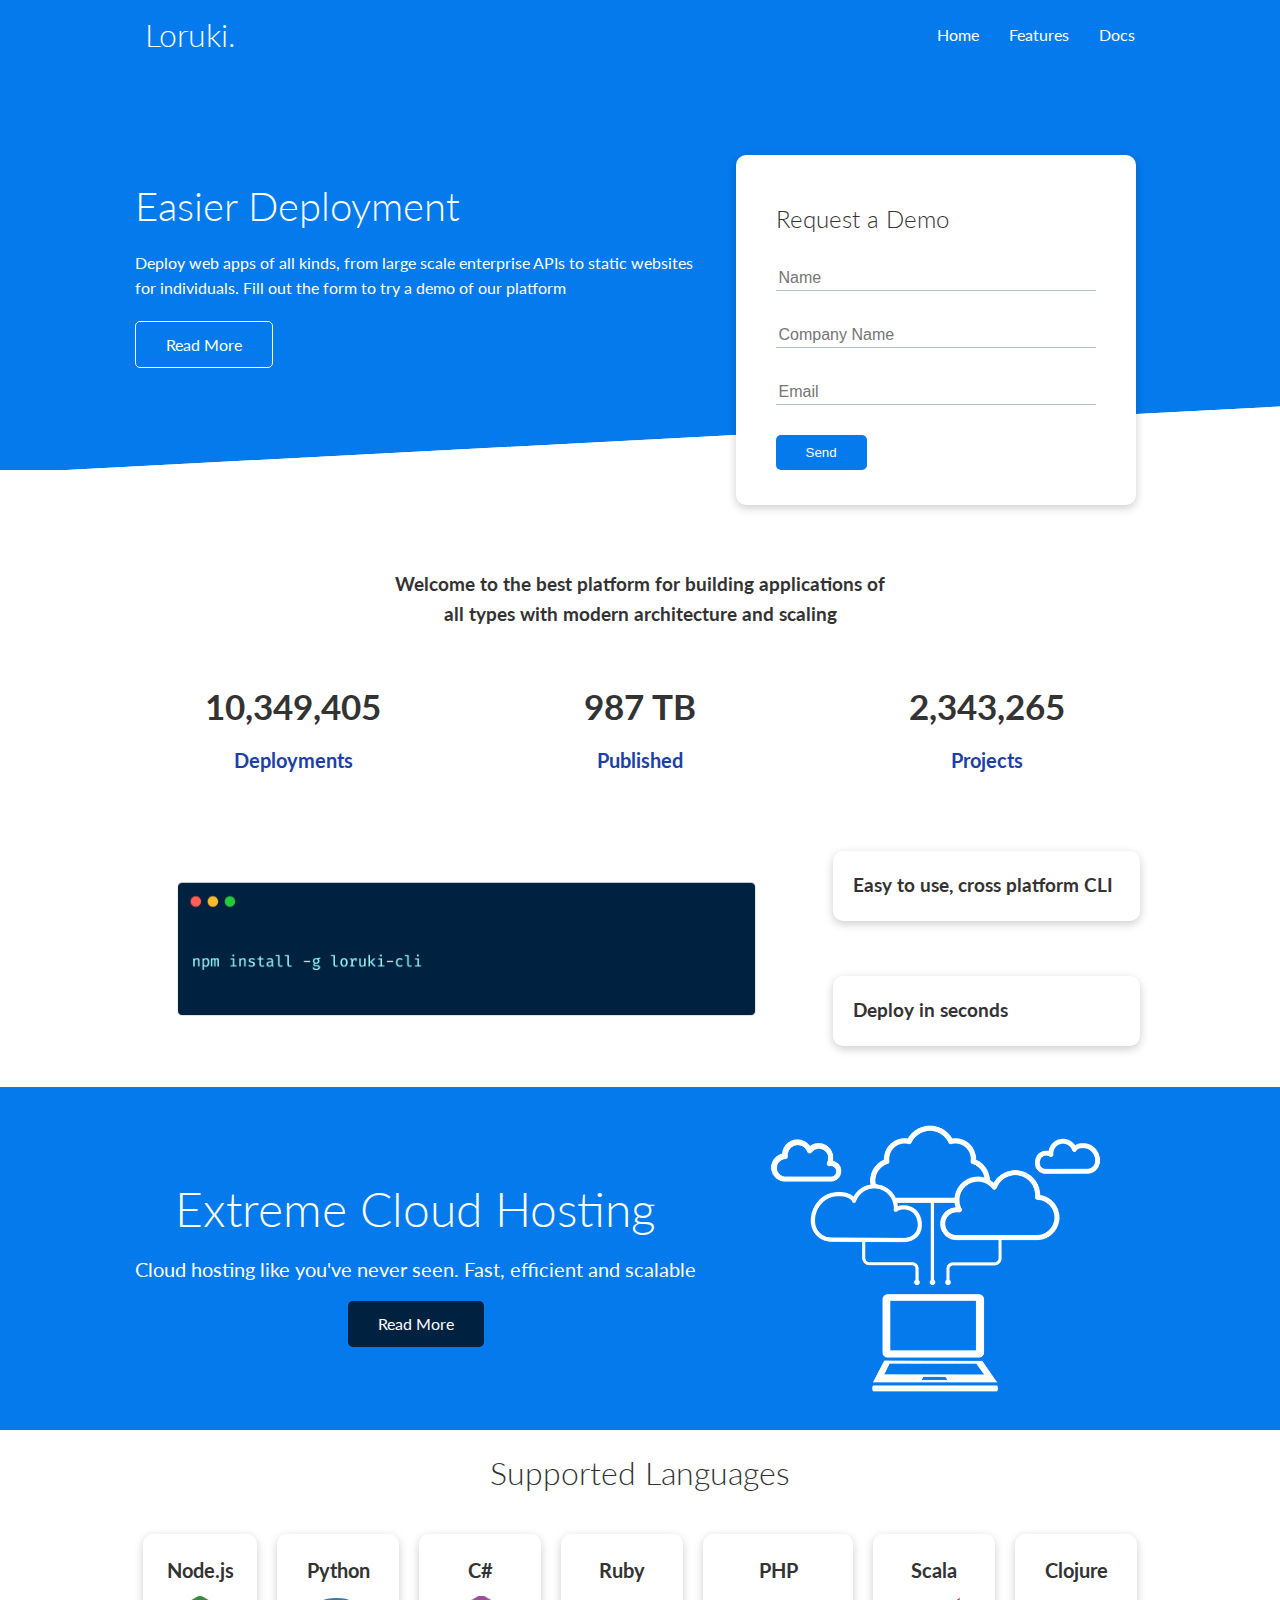
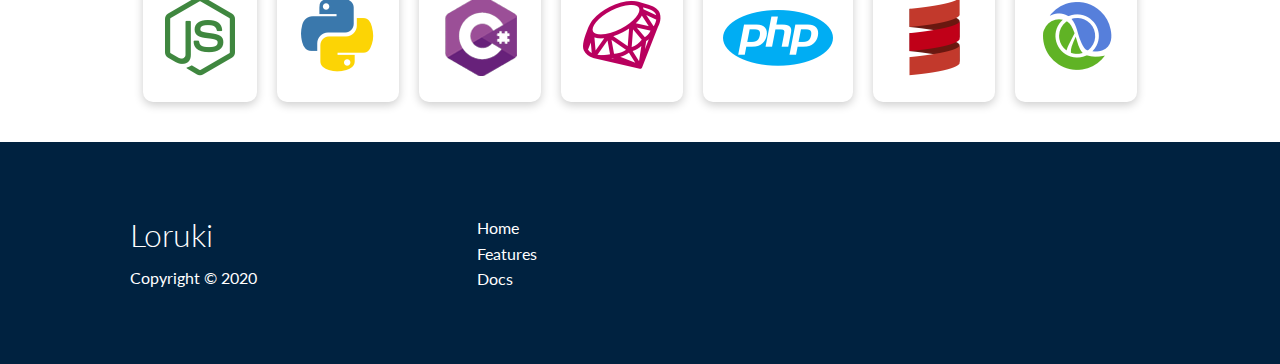
<file: index.html>
<!DOCTYPE html>
<html lang="en">
<head>
  <meta charset="UTF-8">
  <meta name="viewport" content="width=device-width, initial-scale=1.0">
  <link rel="stylesheet" href="https://cdnjs.cloudflare.com/ajax/libs/font-awesome/5.15.1/css/all.min.css" integrity="sha512-+4zCK9k+qNFUR5X+cKL9EIR+ZOhtIloNl9GIKS57V1MyNsYpYcUrUeQc9vNfzsWfV28IaLL3i96P9sdNyeRssA==" crossorigin="anonymous">
  <link rel="stylesheet" href="assets/css/utilities.css">
  <link rel="stylesheet" href="assets/css/style.css">
  <title>Loruki | Cloud Hosting For Everyone</title>
</head>
<body>
  <div class="navbar">
    <div class="container flex">
      <h1 class="logo"><a href="index.html">Loruki.</a></h1>
      <nav>
        <ul>
          <li><a href="index.html">Home</a></li>
          <li><a href="feature.html">Features</a></li>
          <li><a href="docs.html">Docs</a></li>
        </ul>
      </nav>
    </div>
  </div>
  <section class="showcase">
    <div class="container grid">
      <div class="showcase-text">
        <h1>Easier Deployment</h1>
        <p>Deploy web apps of all kinds, from large scale enterprise APIs to static websites for individuals. Fill out the form to try a demo of our platform</p>
        <a href="features.html" class="btn btn-outline">Read More</a>
      </div>
      <div class="showcase-form card">
        <h2>Request a Demo</h2>
        <form>
          <div class="form-control">
            <input type="text" name="name" placeholder="Name" required>
          </div>
          <div class="form-control">
            <input type="text" name="company" placeholder="Company Name" required>
          </div>
          <div class="form-control">
            <input type="email" name="email" placeholder="Email" required>
          </div>
          <input type="submit" value="Send" class="btn btn-primary">
        </form>
      </div>
    </div>
  </section>
  <section class="stats">
    <div class="container">
      <h3 class="stats-heading text-center my-1">
        Welcome to the best platform for building applications of all types with modern architecture and scaling
      </h3>
      <div class="grid grid-3 text-center my-4">
        <div>
          <i class="fas fa-server fa-3x"></i>
          <h3>10,349,405</h3>
          <p class="text-secondary">Deployments</p>
        </div>
        <div>
          <i class="fas fa-upload fa-3x"></i>
          <h3>987 TB</h3>
          <p class="text-secondary">Published</p>
        </div>
        <div>
          <i class="fas fa-project-diagram fa-3x"></i>
          <h3>2,343,265</h3>
          <p class="text-secondary">Projects</p>
        </div>
      </div>
    </div>
  </section>
  <section class="cli">
    <div class="container grid">
      <img src="assets/images/cli.png" alt="">
      <div class="card">
        <h3>Easy to use, cross platform CLI</h3>
      </div>
      <div class="card">
        <h3>Deploy in seconds</h3>
      </div>
    </div>
  </section>
  <section class="cloud bg-primary my-2 py-2">
    <div class="container grid">
      <div class="text-center">
        <h2 class="lg">Extreme Cloud Hosting</h2>
        <p class="lead my-1">Cloud hosting like you've never seen. Fast, efficient and scalable</p>
        <a href="features.html" class="btn btn-dark">Read More</a>
      </div>
      <img src="assets/images/cloud.png" alt="">
    </div>
  </section>
  <section class="languages">
    <h2 class="md text-center my-2">Supported Languages</h2>
    <div class="container flex">
      <div class="card">
        <h4>Node.js</h4>
        <img src="assets/images/logos/node.png" alt="">
      </div>
      <div class="card">
        <h4>Python</h4>
        <img src="assets/images/logos/python.png" alt="">
      </div>
      <div class="card">
        <h4>C#</h4>
        <img src="assets/images/logos/csharp.png" alt="">
      </div>
      <div class="card">
        <h4>Ruby</h4>
        <img src="assets/images/logos/ruby.png" alt="">
      </div>
      <div class="card">
        <h4>PHP</h4>
        <img src="assets/images/logos/php.png" alt="">
      </div>
      <div class="card">
        <h4>Scala</h4>
        <img src="assets/images/logos/scala.png" alt="">
      </div>
      <div class="card">
        <h4>Clojure</h4>
        <img src="assets/images/logos/clojure.png" alt="">
      </div>
    </div>
  </section>
  <footer class="footer bg-dark py-5">
    <div class="container grid grid-3">
      <div>
        <h1>Loruki</h1>
        <p>Copyright &copy; 2020</p>
      </div>
      <nav>
        <ul>
          <li><a href="index.html">Home</a></li>
          <li><a href="feature.html">Features</a></li>
          <li><a href="docs.html">Docs</a></li>
        </ul>
      </nav>
      <div class="social">
        <a href="#"><i class="fab fa-github fa-2x"></i></a>
        <a href="#"><i class="fab fa-facebook fa-2x"></i></a>
        <a href="#"><i class="fab fa-instagram fa-2x"></i></a>
        <a href="#"><i class="fab fa-twitter fa-2x"></i></a>
      </div>
    </div>
  </footer>
</body>
</html>
</file>
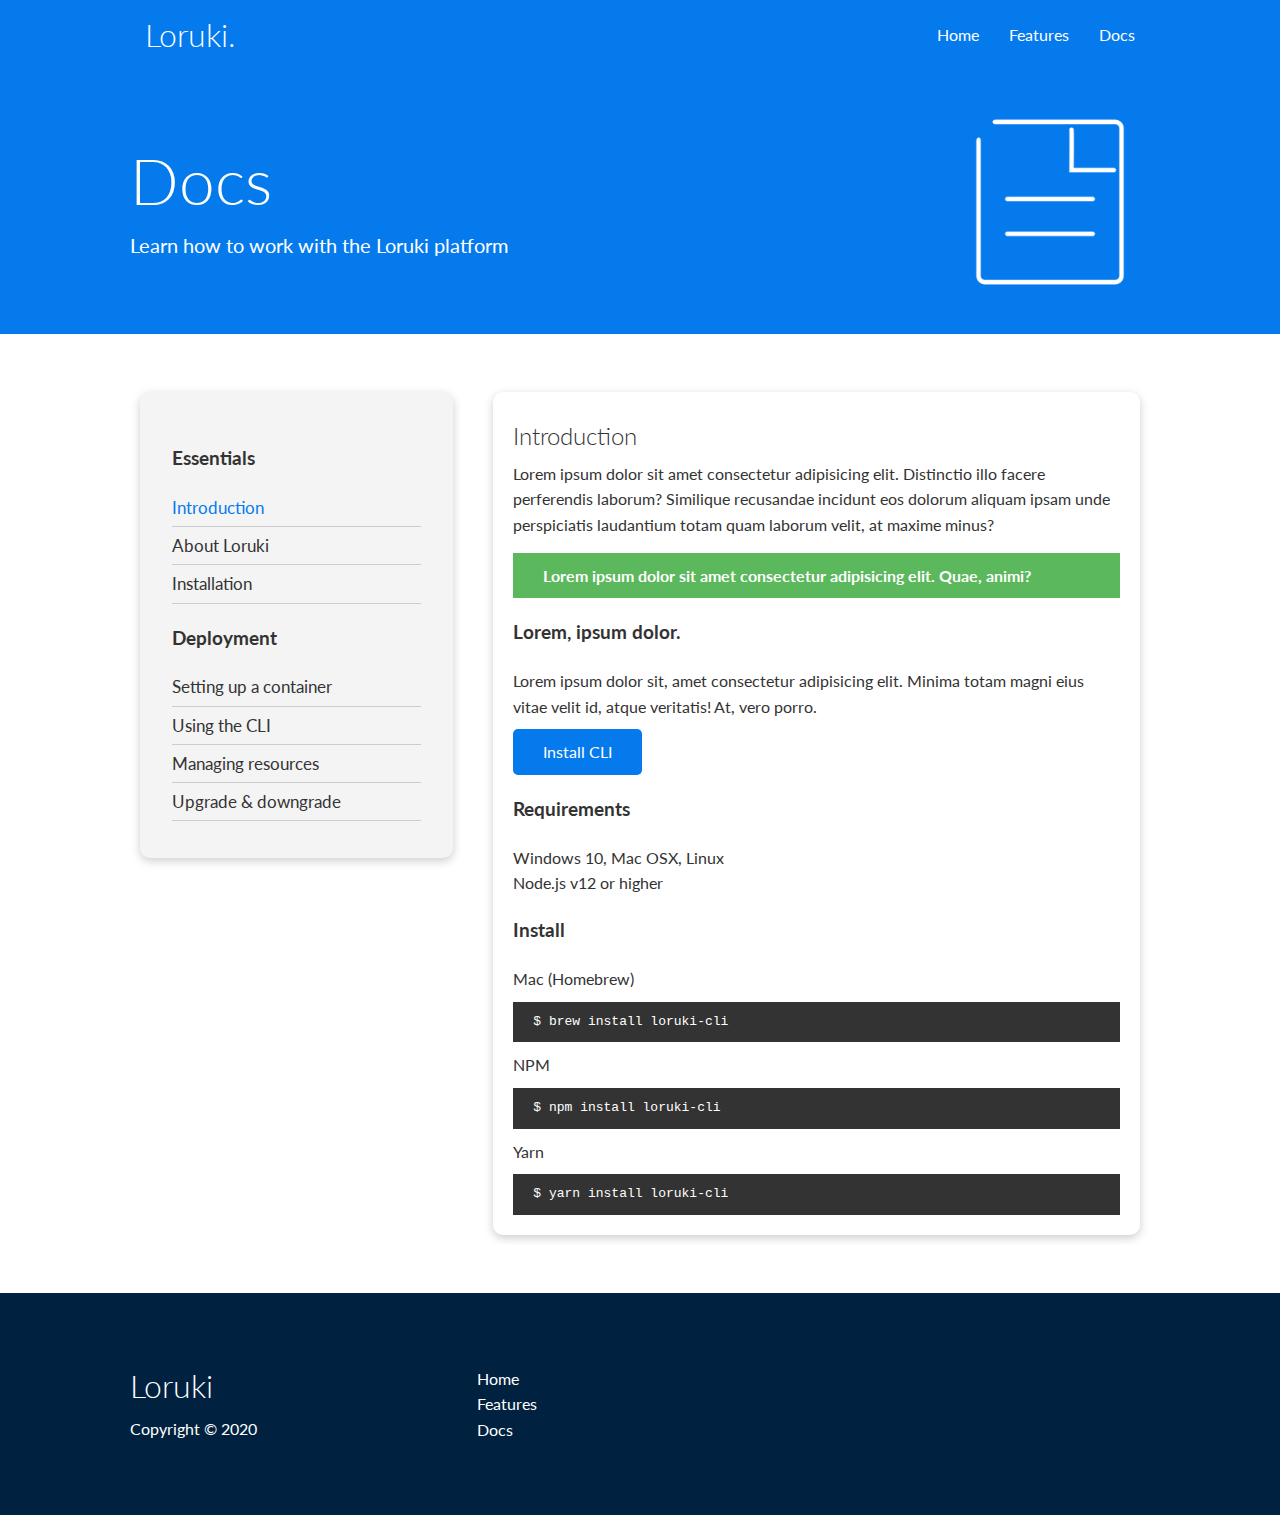
<file: docs.html>
<!DOCTYPE html>
<html lang="en">
<head>
  <meta charset="UTF-8">
  <meta name="viewport" content="width=device-width, initial-scale=1.0">
  <link rel="stylesheet" href="https://cdnjs.cloudflare.com/ajax/libs/font-awesome/5.15.1/css/all.min.css" integrity="sha512-+4zCK9k+qNFUR5X+cKL9EIR+ZOhtIloNl9GIKS57V1MyNsYpYcUrUeQc9vNfzsWfV28IaLL3i96P9sdNyeRssA==" crossorigin="anonymous">
  <link rel="stylesheet" href="assets/css/utilities.css">
  <link rel="stylesheet" href="assets/css/style.css">
  <title>Loruki | Cloud Hosting For Everyone</title>
</head>
<body>
  <div class="navbar">
    <div class="container flex">
      <h1 class="logo"><a href="index.html">Loruki.</a></h1>
      <nav>
        <ul>
          <li><a href="index.html">Home</a></li>
          <li><a href="feature.html">Features</a></li>
          <li><a href="docs.html">Docs</a></li>
        </ul>
      </nav>
    </div>
  </div>
  <section class="docs-head bg-primary py-3">
    <div class="container grid">
      <div>
        <h1 class="xl">Docs</h1>
        <p class="lead">Learn how to work with the Loruki platform</p>
      </div>
      <img src="assets/images/docs.png" alt="">
    </div>
  </section>
  <section class="docs-main my-4">
    <div class="container grid">
      <div class="card bg-light p-3">
        <h3 class="my-2">Essentials</h3>
        <nav>
          <ul>
            <li><a class="text-primary" href="#">Introduction</a></li>
            <li><a href="#">About Loruki</a></li>
            <li><a href="#">Installation</a></li>
          </ul>
        </nav>
        <h3 class="my-2">Deployment</h3>
        <nav>
          <ul>
            <li><a href="#">Setting up a container</a></li>
            <li><a href="#">Using the CLI</a></li>
            <li><a href="#">Managing resources</a></li>
            <li><a href="#">Upgrade & downgrade</a></li>
          </ul>
        </nav>
      </div>
      <div class="card">
        <h2>Introduction</h2>
        <p>Lorem ipsum dolor sit amet consectetur adipisicing elit. Distinctio illo facere perferendis laborum? Similique recusandae incidunt eos dolorum aliquam ipsam unde perspiciatis laudantium totam quam laborum velit, at maxime minus?</p>
        <div class="alert alert-success">
          <i class="fas fa-info"></i> Lorem ipsum dolor sit amet consectetur adipisicing elit. Quae, animi?
        </div>
        <h3>Lorem, ipsum dolor.</h3>
        <p>Lorem ipsum dolor sit, amet consectetur adipisicing elit. Minima totam magni eius vitae velit id, atque veritatis! At, vero porro.</p>
        <a href="#" class="btn btn-primary">Install CLI</a>
        <h3>Requirements</h3>
        <ul>
          <li>Windows 10, Mac OSX, Linux</li>
          <li>Node.js v12 or higher</li>
        </ul>
        <h3>Install</h3>
        <p>Mac (Homebrew)</p>
        <pre><code>$ brew install loruki-cli</code></pre>
        <p>NPM</p>
        <pre><code>$ npm install loruki-cli</code></pre>
        <p>Yarn</p>
        <pre><code>$ yarn install loruki-cli</code></pre>
      </div>
    </div>
  </section>
  <footer class="footer bg-dark py-5">
    <div class="container grid grid-3">
      <div>
        <h1>Loruki</h1>
        <p>Copyright &copy; 2020</p>
      </div>
      <nav>
        <ul>
          <li><a href="index.html">Home</a></li>
          <li><a href="feature.html">Features</a></li>
          <li><a href="docs.html">Docs</a></li>
        </ul>
      </nav>
      <div class="social">
        <a href="#"><i class="fab fa-github fa-2x"></i></a>
        <a href="#"><i class="fab fa-facebook fa-2x"></i></a>
        <a href="#"><i class="fab fa-instagram fa-2x"></i></a>
        <a href="#"><i class="fab fa-twitter fa-2x"></i></a>
      </div>
    </div>
  </footer>
</body>
</html>
</file>
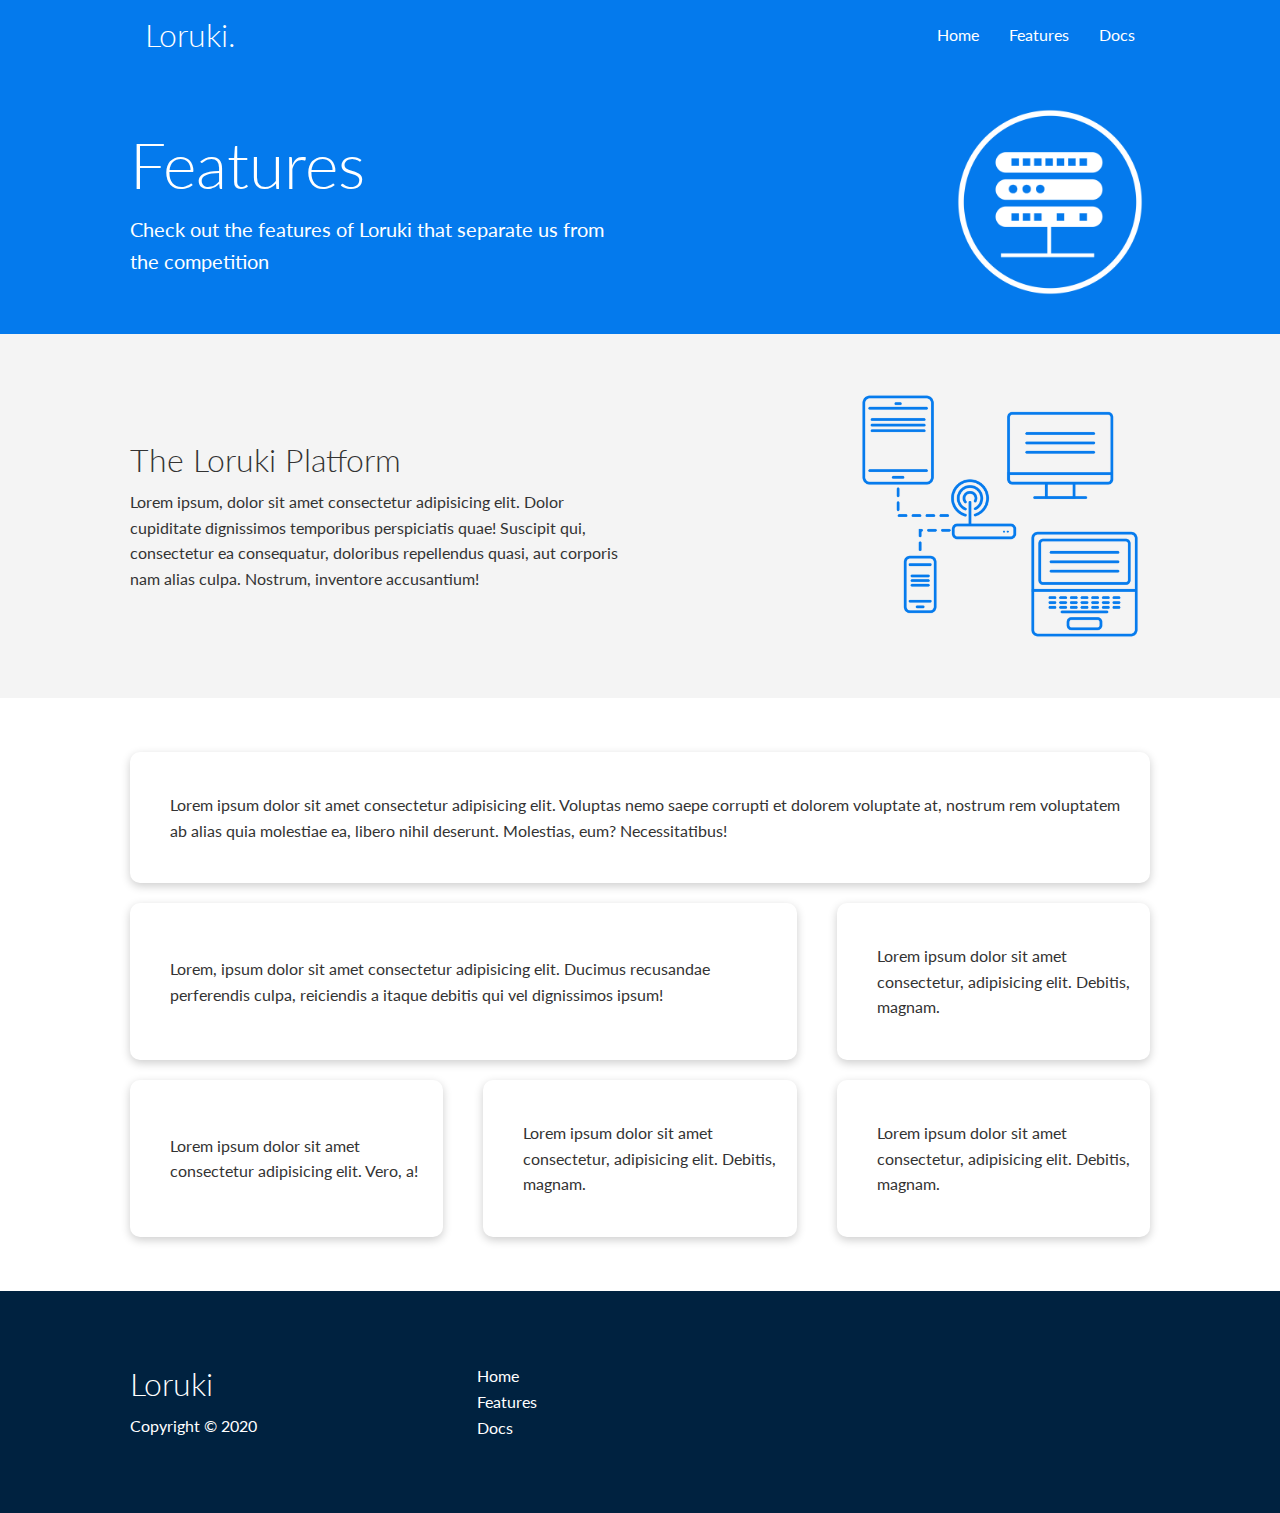
<file: feature.html>
<!DOCTYPE html>
<html lang="en">
<head>
  <meta charset="UTF-8">
  <meta name="viewport" content="width=device-width, initial-scale=1.0">
  <link rel="stylesheet" href="https://cdnjs.cloudflare.com/ajax/libs/font-awesome/5.15.1/css/all.min.css" integrity="sha512-+4zCK9k+qNFUR5X+cKL9EIR+ZOhtIloNl9GIKS57V1MyNsYpYcUrUeQc9vNfzsWfV28IaLL3i96P9sdNyeRssA==" crossorigin="anonymous">
  <link rel="stylesheet" href="assets/css/utilities.css">
  <link rel="stylesheet" href="assets/css/style.css">
  <title>Loruki | Cloud Hosting For Everyone</title>
</head>
<body>
  <div class="navbar">
    <div class="container flex">
      <h1 class="logo"><a href="index.html">Loruki.</a></h1>
      <nav>
        <ul>
          <li><a href="index.html">Home</a></li>
          <li><a href="feature.html">Features</a></li>
          <li><a href="docs.html">Docs</a></li>
        </ul>
      </nav>
    </div>
  </div>
  <section class="features-head bg-primary py-3">
    <div class="container grid">
      <div>
        <h1 class="xl">Features</h1>
        <p class="lead">Check out the features of Loruki that separate us from the competition</p>
      </div>
      <img src="assets/images/server.png" alt="">
    </div>
  </section>
  <section class="features-sub-head bg-light py-3">
    <div class="container grid">
      <div>
        <h1 class="md">The Loruki Platform</h1>
        <p>Lorem ipsum, dolor sit amet consectetur adipisicing elit. Dolor cupiditate dignissimos temporibus perspiciatis quae! Suscipit qui, consectetur ea consequatur, doloribus repellendus quasi, aut corporis nam alias culpa. Nostrum, inventore accusantium!</p>
      </div>
      <img src="assets/images/server2.png" alt="">
    </div>
  </section>
  <section class="features-main my-2">
    <div class="container grid grid-3">
      <div class="card flex">
        <i class="fas fa-server fa-3x"></i>
        <p>Lorem ipsum dolor sit amet consectetur adipisicing elit. Voluptas nemo saepe corrupti et dolorem voluptate at, nostrum rem voluptatem ab alias quia molestiae ea, libero nihil deserunt. Molestias, eum? Necessitatibus!</p>
      </div>
      <div class="card flex">
        <i class="fas fa-network-wired fa-3x"></i>
        <p>Lorem, ipsum dolor sit amet consectetur adipisicing elit. Ducimus recusandae perferendis culpa, reiciendis a itaque debitis qui vel dignissimos ipsum!</p>
      </div>
      <div class="card flex">
        <i class="fas fa-laptop-code fa-3x"></i>
        <p>Lorem ipsum dolor sit amet consectetur, adipisicing elit. Debitis, magnam.</p>
      </div>
      <div class="card flex">
        <i class="fas fa-database fa-3x"></i>
        <p>Lorem ipsum dolor sit amet consectetur adipisicing elit. Vero, a!</p>
      </div>
      <div class="card flex">
        <i class="fas fa-power-off fa-3x"></i>
        <p>Lorem ipsum dolor sit amet consectetur, adipisicing elit. Debitis, magnam.</p>
      </div>
      <div class="card flex">
        <i class="fas fa-upload fa-3x"></i>
        <p>Lorem ipsum dolor sit amet consectetur, adipisicing elit. Debitis, magnam.</p>
      </div>
    </div>
  </section>
  <footer class="footer bg-dark py-5">
    <div class="container grid grid-3">
      <div>
        <h1>Loruki</h1>
        <p>Copyright &copy; 2020</p>
      </div>
      <nav>
        <ul>
          <li><a href="index.html">Home</a></li>
          <li><a href="feature.html">Features</a></li>
          <li><a href="docs.html">Docs</a></li>
        </ul>
      </nav>
      <div class="social">
        <a href="#"><i class="fab fa-github fa-2x"></i></a>
        <a href="#"><i class="fab fa-facebook fa-2x"></i></a>
        <a href="#"><i class="fab fa-instagram fa-2x"></i></a>
        <a href="#"><i class="fab fa-twitter fa-2x"></i></a>
      </div>
    </div>
  </footer>
</body>
</html>
</file>
<file: assets/css/utilities.css>
.container {
  max-width: 1100px;
  margin: 0 auto;
  overflow: auto;
  padding: 0 40px;
}

.card {
  background: #fff;
  color: #333;
  border-radius: 10px;
  box-shadow: 0 3px 10px rgba(0, 0, 0, 0.2);
  padding: 20px;
  margin: 10px;
}

.btn {
  display: inline-block;
  padding: 10px 30px;
  cursor: pointer;
  background: var(--primary-color);
  color: #fff;
  border: none;
  border-radius: 5px;
  transition: transform 0.2s ease;
}

.btn-outline {
  background: transparent;
  border: 1px solid #fff;
}

.btn:hover {
  transform: scale(0.98);
}

.bg-primary,
.btn-primary {
  background: var(--primary-color);
  color: #fff;
}

.bg-secondary,
.btn-secondary {
  background: var(--secondary-color);
  color: #fff;
}

.bg-dark,
.btn-dark {
  background: var(--dark-color);
  color: #fff;
}

.bg-light,
.btn-light {
  background: var(--light-color);
  color: #333;
}

.bg-primary a,
.btn-primary a,
.bg-secondary a,
.btn-secondary a,
.bg-dark a,
.btn-dark a {
  color: #fff;
}

.text-primary { color: var(--primary-color); }
.text-secondary { color: var(--secondary-color); }
.text-dark { color: var(--dark-color); }
.text-light { color: var(--light-color); }

.lead { font-size: 20px; }
.sm { font-size: 1rem; }
.md { font-size: 2rem; }
.lg { font-size: 3rem; }
.xl { font-size: 4rem; }
.text-center { text-align: center; }

.alert {
  background: var(--light-color);
  padding: 10px 20px;
  font-weight: bold;
  margin: 15px 0;
  display: flex;
  align-items: center;
}

.alert i { margin-right: 10px; }

.alert-success {
  background: var(--success-color);
  color: #fff;
}

.alert-error {
  background: var(--error-color);
  color: #fff;
}

.flex {
  display: flex;
  justify-content: center;
  align-items: center;
  height: 100%;
}

.grid {
  display: grid;
  grid-template-columns: repeat(2, 1fr);
  gap: 20px;
  justify-content: center;
  align-items: center;
  height: 100%;
}

.grid-3 {
  grid-template-columns: repeat(3, 1fr);
}

.my-1 {
  margin: 1rem 0;
}

.my-2 {
  margin: 1.5rem 0;
}

.my-3 {
  margin: 2rem 0;
}

.my-4 {
  margin: 3rem 0;
}

.my-5 {
  margin: 4rem 0;
}

.m-1 {
  margin: 1rem;
}

.m-2 {
  margin: 1.5rem;
}

.m-3 {
  margin: 2rem;
}

.m-4 {
  margin: 3rem;
}

.m-5 {
  margin: 4rem;
}

.py-1 {
  padding: 1rem 0;
}

.py-2 {
  padding: 1.5rem 0;
}

.py-3 {
  padding: 2rem 0;
}

.py-4 {
  padding: 3rem 0;
}

.py-5 {
  padding: 4rem 0;
}

.p-1 {
  padding: 1rem;
}

.p-2 {
  padding: 1.5rem;
}

.p-3 {
  padding: 2rem;
}

.p-4 {
  padding: 3rem;
}

.p-5 {
  padding: 4rem;
}
</file>
<file: assets/css/style.css>
@import url('https://fonts.googleapis.com/css2?family=Lato:wght@300&display=swap');

:root {
  --primary-color: #047aed;
  --secondary-color: #1c3fa8;
  --dark-color: #002240;
  --light-color: #f4f4f4;
  --success-color: #5cb85c;
  --error-color: #d9534f;
}

* {
  box-sizing: border-box;
  padding: 0;
  margin: 0;
}

body {
  font-family: 'Lato', sans-serif;
  color: #333;
  line-height: 1.6;
}

ul {
  list-style: none;
}

a {
  text-decoration: none;
  color: #333;
}

h1,
h2 {
  font-weight: 300;
  line-height: 1.2;
  margin: 10px 0;
}

p {
  margin: 10px 0;
}

img {
  width: 100%;
}

code,
pre {
  background: #333;
  color: #fff;
  padding: 10px;
}

.hidden {
  visibility: hidden;
  height: 0;
}

.navbar {
  background: var(--primary-color);
  color: #fff;
  height: 70px;
}

.navbar ul {
  display: flex;
}

.navbar a {
  color: #fff;
  padding: 10px;
  margin: 0 5px;
}

.navbar ul a:hover {
  border-bottom: 2px #fff solid;
}

.navbar .flex {
  justify-content: space-between;
}

.showcase {
  height: 400px;
  background: var(--primary-color);
  color: #fff;
  position: relative;
}

.showcase h1 {
  font-size: 40px;
}

.showcase p {
  margin: 20px 0;
}

.showcase .grid {
  overflow: visible;
  grid-template-columns: 55% auto;
  gap: 30px;
}

.showcase-text {
  animation: slideInFromLeft 1s ease-in;
}

.showcase-form {
  position: relative;
  top: 60px;
  height: 350px;
  width: 400px;
  padding: 40px;
  z-index: 100;
  justify-self: flex-end;
  animation: slideInFromRight 1s ease-in;
}

.showcase-form .form-control {
  margin: 30px 0;
}

.showcase-form input[type='text'],
.showcase-form input[type='email'] {
  border: 0;
  border-bottom: 1px solid #b4becb;
  width: 100%;
  padding: 3px;
  font-size: 16px;
}

.showcase-form input:focus {
  outline: none;
}

.showcase::before,
.showcase::after {
  content: '';
  position: absolute;
  height: 100px;
  bottom: -70px;
  right: 0;
  left: 0;
  background: #fff;
  transform: skewY(-3deg);
}

.stats {
  padding-top: 100px;
  animation: slideInFromBottom 1s ease-in;
}

.stats-heading {
  max-width: 500px;
  margin: auto;
}

.stats .grid h3 {
  font-size: 35px;
}

.stats .grid p {
  font-size: 20px;
  font-weight: bold;
}

.cli .grid {
  grid-template-columns: repeat(3, 1fr);
  grid-template-rows: repeat(2, 1fr);
}

.cli .grid > *:first-child {
  grid-column: 1 / span 2;
  grid-row: 1 / span 2;
}

.cloud .grid {
  grid-template-columns: 4fr 3fr;
}

.languages .flex {
  flex-wrap: wrap;
}

.languages .card {
  text-align: center;
  margin: 18px 10px 40px;
  transition: transform 0.2s ease-in;
}

.languages .card h4 {
  font-size: 20px;
  margin-bottom: 10px;
}

.languages .card:hover {
  transform: translateY(-15px);
}

.features-head img,
.docs-head img {
  width: 200px;
  justify-self: flex-end;
}

.features-sub-head img {
  width: 300px;
  justify-self: flex-end;
}

.features-main .card > i {
  margin-right: 20px;
}

.features-main .grid {
  padding: 30px;
}

.features-main .grid > *:first-child {
  grid-column: 1 / span 3;
}

.features-main .grid > *:nth-child(2) {
  grid-column: 1 / span 2;
}

.docs-main h3 {
  margin: 20px 0;
}

.docs-main .grid {
  grid-template-columns: 1fr 2fr;
  align-items: flex-start;
}

.docs-main nav li {
  font-size: 17px;
  padding-bottom: 5px;
  margin-bottom: 5px;
  border-bottom: 1px #ccc solid;
}

.docs-main a:hover {
  font-weight: bold;
}

.footer .social a {
  margin: 0 10px;
}

.fa-github:hover {
  color: #000;
}

.fa-facebook:hover {
  color: #1773EA;
}

.fa-instagram:hover {
  color: #B32E87;
}

.fa-twitter:hover {
  color: #1C9CEA;
}

@keyframes slideInFromLeft {
  0% { 
    transform: translateX(-100%); 
}
  100% { 
    transform: translateX(0); 
}
}

@keyframes slideInFromRight {
  0% { 
    transform: translateX(100%); 
}
  100% { 
    transform: translateX(0); 
}
}

@keyframes slideInFromTop {
0% 
  { 
    transform: translateY(-100%); 
}
100% 
  {
     transform: translateX(0); 
    }
}

@keyframes slideInFromBottom {
  0% 
  { 
    transform: translateY(100%); 
}
  100% 
  {
     transform: translateX(0); 
    }
}

@media (max-width: 1000px) {
  .showcase-form {
    width: 340px;
  }
}

@media (max-width: 768px) {
  .grid,
  .showcase .grid,
  .stats .grid,
  .cli .grid,
  .cloud .grid,
  .features-main .grid,
  .docs-main .grid {
    grid-template-columns: 1fr;
    grid-template-rows: 1fr;
}

.showcase {
    height: auto;
}

.showcase-text {
    text-align: center;
    margin-top: 40px;
    animation: slideInFromTop 1s ease-in;
}

.showcase-form {
    justify-self: center;
    margin: auto;
    animation: slideInFromBottom 1s ease-in;
}

.cli .grid > *:first-child {
    grid-column: 1;
    grid-row: 1;
}

.features-head,
.features-sub-head,
.docs-head {
    text-align: center;
}

.features-head img,
.features-sub-head img,
.docs-head img {
    justify-self: center;
}

.features-main .grid > *:first-child,
.features-main .grid > *:nth-child(2) {
    grid-column: 1;
}
}

@media (max-width: 500px) {
.navbar {
    height: 110px;
}

.navbar .flex {
    flex-direction: column;
}

.navbar ul {
    padding: 10px;
    background: rgba(0, 0, 0, 0.1);
}
  
.showcase-form {
    width: 300px;
}
}
</file>
